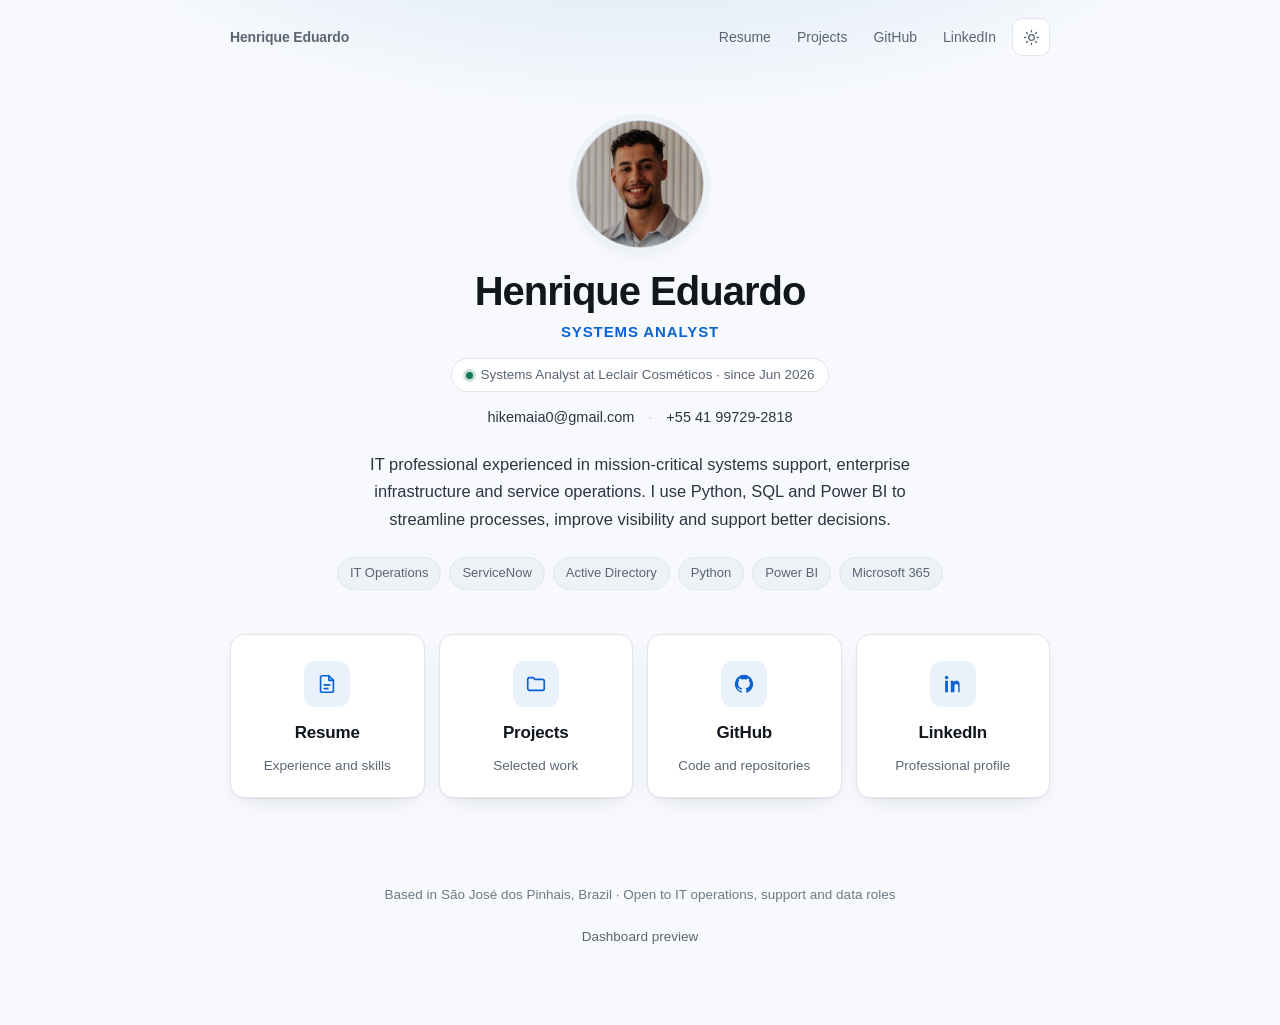
<file: index.html>
<!DOCTYPE html>
<html lang="en">
<head>
<meta charset="UTF-8">
<meta name="viewport" content="width=device-width, initial-scale=1">
<title>Henrique Eduardo — Systems Analyst | IT Operations, Support &amp; Data</title>

<link rel="icon" type="image/png" href="favicon.png">
<link rel="icon" type="image/x-icon" href="favicon.ico">
<link rel="apple-touch-icon" href="apple-touch-icon.png">

<meta name="description" content="Systems Analyst with experience in mission-critical IT support, enterprise infrastructure and service operations. Python, SQL and Power BI for automation, visibility and better decisions.">
<meta name="author" content="Henrique Eduardo da Maia Farias">
<link rel="canonical" href="https://henriquedu.github.io/resume/">

<!-- Open Graph / LinkedIn -->
<meta property="og:type" content="profile">
<meta property="og:site_name" content="Henrique Eduardo">
<meta property="og:title" content="Henrique Eduardo — Systems Analyst">
<meta property="og:description" content="IT operations, infrastructure and data. Python, SQL and Power BI for automation and better decisions.">
<meta property="og:url" content="https://henriquedu.github.io/resume/">
<meta property="og:image" content="https://henriquedu.github.io/resume/og-banner.png">
<meta property="og:image:width" content="1200">
<meta property="og:image:height" content="630">
<meta property="og:image:alt" content="Henrique Eduardo — Systems Analyst. IT Operations, ServiceNow, Python, SQL, Power BI.">
<meta property="og:locale" content="en_US">

<!-- Twitter / X -->
<meta name="twitter:card" content="summary_large_image">
<meta name="twitter:title" content="Henrique Eduardo — Systems Analyst">
<meta name="twitter:description" content="IT operations, infrastructure and data. Python, SQL and Power BI.">
<meta name="twitter:image" content="https://henriquedu.github.io/resume/og-banner.png">

<meta name="theme-color" content="#0d1117" media="(prefers-color-scheme: dark)">
<meta name="theme-color" content="#f7f9fc" media="(prefers-color-scheme: light)">

<link rel="stylesheet" href="site.css?v=4">
<script src="theme.js"></script>

<script type="application/ld+json">
{
  "@context": "https://schema.org",
  "@type": "Person",
  "name": "Henrique Eduardo da Maia Farias",
  "alternateName": "Henrique Eduardo",
  "jobTitle": "Systems Analyst",
  "url": "https://henriquedu.github.io/resume/",
  "image": "https://henriquedu.github.io/resume/og-banner.png",
  "email": "mailto:hikemaia0@gmail.com",
  "telephone": "+55-41-99729-2818",
  "address": {
    "@type": "PostalAddress",
    "addressLocality": "São José dos Pinhais",
    "addressRegion": "PR",
    "addressCountry": "BR"
  },
  "worksFor": { "@type": "Organization", "name": "Leclair Cosméticos" },
  "knowsAbout": ["IT Operations", "ServiceNow", "Active Directory", "Microsoft 365", "Azure", "Python", "SQL", "Power BI", "Zabbix", "Grafana", "ITIL", "LGPD"],
  "knowsLanguage": ["pt-BR", "en", "es"],
  "sameAs": [
    "https://github.com/Henriquedu",
    "https://www.linkedin.com/in/henriqueduardo04/"
  ]
}
</script>
</head>
<body>
<a class="skip" href="#main">Skip to content</a>

<div class="topbar">
  <a class="brand" href="./">Henrique Eduardo</a>
  <nav aria-label="Main">
    <a href="cv.html">Resume</a>
    <a href="projects.html">Projects</a>
    <a href="https://github.com/Henriquedu" target="_blank" rel="noopener noreferrer">GitHub</a>
    <a href="https://www.linkedin.com/in/henriqueduardo04/" target="_blank" rel="noopener noreferrer">LinkedIn</a>
    <button class="theme-toggle" type="button" data-theme-toggle aria-label="Switch color theme" title="Switch color theme">
      <svg class="i-moon" viewBox="0 0 24 24" fill="none" stroke="currentColor" stroke-width="1.8" stroke-linecap="round" stroke-linejoin="round" aria-hidden="true"><path d="M21 12.8A9 9 0 1 1 11.2 3a7 7 0 0 0 9.8 9.8z"/></svg>
      <svg class="i-sun" viewBox="0 0 24 24" fill="none" stroke="currentColor" stroke-width="1.8" stroke-linecap="round" stroke-linejoin="round" aria-hidden="true"><circle cx="12" cy="12" r="4"/><path d="M12 2v2M12 20v2M2 12h2M20 12h2M4.9 4.9l1.4 1.4M17.7 17.7l1.4 1.4M19.1 4.9l-1.4 1.4M6.3 17.7l-1.4 1.4"/></svg>
    </button>
  </nav>
</div>

<main id="main">
  <header class="hero">
    <img class="avatar" src="photo.jpg" alt="Portrait of Henrique Eduardo da Maia Farias" width="128" height="128">

    <h1>Henrique Eduardo</h1>
    <p class="role">Systems Analyst</p>

    <p class="now"><span class="dot" aria-hidden="true"></span>Systems Analyst at Leclair Cosméticos · since Jun 2026</p>

    <p class="contact">
      <a href="mailto:hikemaia0@gmail.com">hikemaia0@gmail.com</a>
      <span class="sep" aria-hidden="true">·</span>
      <a href="tel:+5541997292818">+55 41 99729-2818</a>
    </p>

    <p class="tagline">IT professional experienced in mission-critical systems support, enterprise infrastructure and service operations. I use Python, SQL and Power BI to streamline processes, improve visibility and support better decisions.</p>

    <ul class="tags">
      <li class="tag">IT Operations</li>
      <li class="tag">ServiceNow</li>
      <li class="tag">Active Directory</li>
      <li class="tag">Python</li>
      <li class="tag">Power BI</li>
      <li class="tag">Microsoft 365</li>
    </ul>
  </header>

  <nav class="buttons" aria-label="Sections">
    <a class="btn" href="cv.html">
      <span class="ico" aria-hidden="true"><svg viewBox="0 0 24 24" fill="none" stroke="currentColor" stroke-width="1.8" stroke-linecap="round" stroke-linejoin="round"><path d="M14 3H7a2 2 0 0 0-2 2v14a2 2 0 0 0 2 2h10a2 2 0 0 0 2-2V8z"/><path d="M14 3v5h5"/><path d="M9 13h6M9 17h4"/></svg></span>
      <strong>Resume</strong>
      <span class="sub">Experience and skills</span>
      <span class="arrow" aria-hidden="true">↗</span>
    </a>

    <a class="btn" href="projects.html">
      <span class="ico" aria-hidden="true"><svg viewBox="0 0 24 24" fill="none" stroke="currentColor" stroke-width="1.8" stroke-linecap="round" stroke-linejoin="round"><path d="M3 7a2 2 0 0 1 2-2h4l2 2h8a2 2 0 0 1 2 2v8a2 2 0 0 1-2 2H5a2 2 0 0 1-2-2z"/></svg></span>
      <strong>Projects</strong>
      <span class="sub">Selected work</span>
      <span class="arrow" aria-hidden="true">↗</span>
    </a>

    <a class="btn" href="https://github.com/Henriquedu" target="_blank" rel="noopener noreferrer">
      <span class="ico" aria-hidden="true"><svg viewBox="0 0 24 24" fill="currentColor"><path d="M12 2a10 10 0 0 0-3.16 19.49c.5.09.68-.22.68-.48v-1.7c-2.78.6-3.37-1.34-3.37-1.34-.45-1.16-1.11-1.47-1.11-1.47-.91-.62.07-.61.07-.61 1 .07 1.53 1.03 1.53 1.03.89 1.53 2.34 1.09 2.91.83.09-.65.35-1.09.63-1.34-2.22-.25-4.56-1.11-4.56-4.95 0-1.09.39-1.98 1.03-2.68-.1-.25-.45-1.27.1-2.65 0 0 .84-.27 2.75 1.02a9.5 9.5 0 0 1 5 0c1.91-1.29 2.75-1.02 2.75-1.02.55 1.38.2 2.4.1 2.65.64.7 1.03 1.59 1.03 2.68 0 3.85-2.34 4.7-4.57 4.94.36.31.68.92.68 1.85v2.74c0 .27.18.58.69.48A10 10 0 0 0 12 2z"/></svg></span>
      <strong>GitHub</strong>
      <span class="sub">Code and repositories</span>
      <span class="arrow" aria-hidden="true">↗</span>
    </a>

    <a class="btn" href="https://www.linkedin.com/in/henriqueduardo04/" target="_blank" rel="noopener noreferrer">
      <span class="ico" aria-hidden="true"><svg viewBox="0 0 24 24" fill="currentColor"><path d="M6.94 5a1.94 1.94 0 1 1-3.88 0 1.94 1.94 0 0 1 3.88 0zM3.4 8.4h3.1V21H3.4zM9.6 8.4h2.97v1.72h.04a3.26 3.26 0 0 1 2.93-1.61c3.13 0 3.71 2.06 3.71 4.74V21h-1.55v-5.83c0-1.39-.03-3.18-1.94-3.18-1.94 0-2.24 1.51-2.24 3.08V21H9.6z"/></svg></span>
      <strong>LinkedIn</strong>
      <span class="sub">Professional profile</span>
      <span class="arrow" aria-hidden="true">↗</span>
    </a>
  </nav>
</main>

<footer>
  <p>Based in São José dos Pinhais, Brazil · Open to IT operations, support and data roles</p>
  <p class="noprint"><a href="finance-demo.html">Dashboard preview</a></p>
</footer>
</body>
</html>
</file>
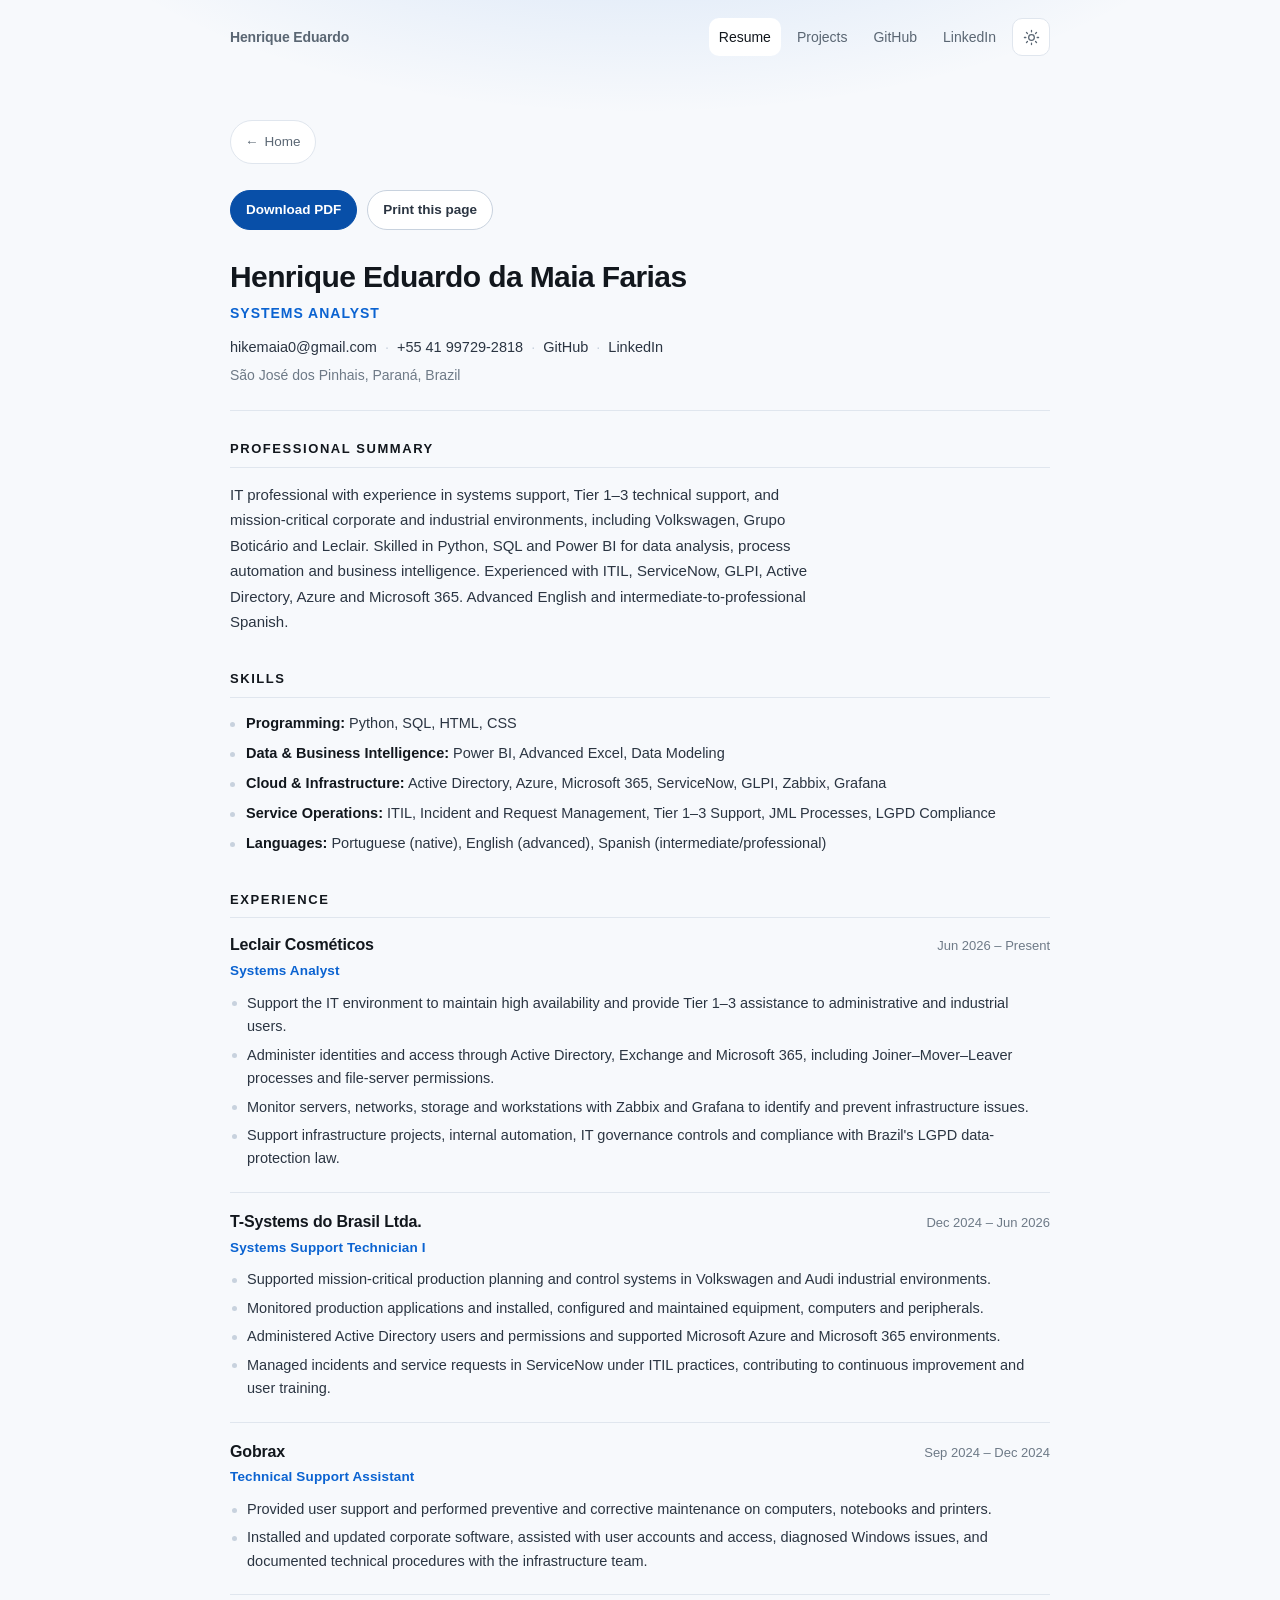
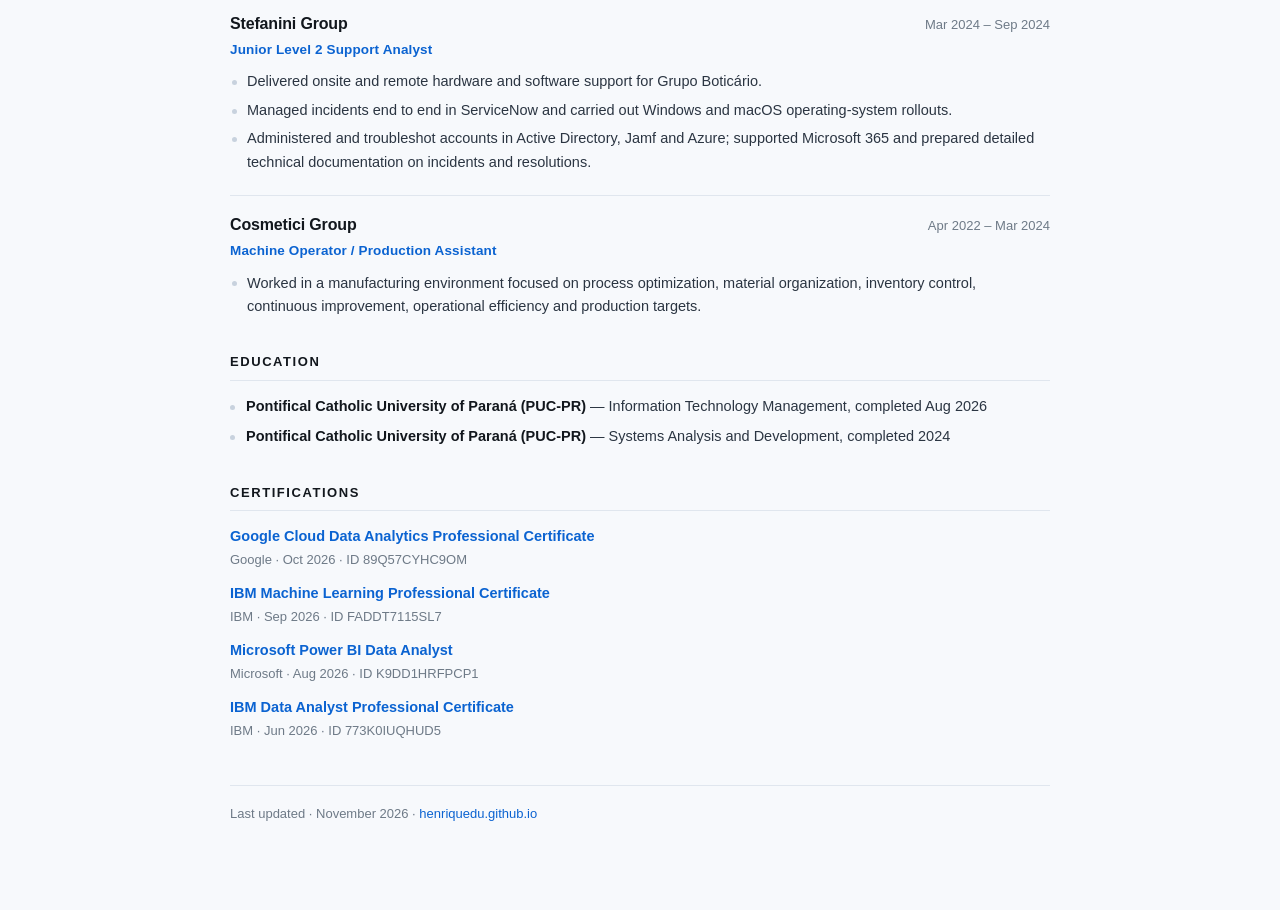
<file: cv.html>
<!DOCTYPE html>
<html lang="en">
<head>
<meta charset="UTF-8">
<meta name="viewport" content="width=device-width, initial-scale=1">
<title>Resume – Henrique Eduardo</title>

<link rel="icon" type="image/png" href="favicon.png">
<link rel="icon" type="image/x-icon" href="favicon.ico">
<link rel="apple-touch-icon" href="apple-touch-icon.png">

<meta name="description" content="Experience, skills, education and certifications of Henrique Eduardo da Maia Farias — Systems Analyst.">
<link rel="canonical" href="https://henriquedu.github.io/resume/cv.html">

<meta property="og:type" content="profile">
<meta property="og:title" content="Resume – Henrique Eduardo">
<meta property="og:description" content="Systems Analyst — IT operations, infrastructure, automation and data.">
<meta property="og:url" content="https://henriquedu.github.io/resume/cv.html">
<meta property="og:image" content="https://henriquedu.github.io/resume/og-banner.png">
<meta name="twitter:card" content="summary_large_image">

<meta name="theme-color" content="#0d1117" media="(prefers-color-scheme: dark)">
<meta name="theme-color" content="#f7f9fc" media="(prefers-color-scheme: light)">

<link rel="stylesheet" href="site.css?v=4">
<link rel="stylesheet" href="cv.css?v=4">
<script src="theme.js"></script>
</head>
<body class="cv">
<a class="skip" href="#main">Skip to content</a>

<div class="topbar">
  <a class="brand" href="./">Henrique Eduardo</a>
  <nav aria-label="Main">
    <a href="cv.html" aria-current="page">Resume</a>
    <a href="projects.html">Projects</a>
    <a href="https://github.com/Henriquedu" target="_blank" rel="noopener noreferrer">GitHub</a>
    <a href="https://www.linkedin.com/in/henriqueduardo04/" target="_blank" rel="noopener noreferrer">LinkedIn</a>
    <button class="theme-toggle" type="button" data-theme-toggle aria-label="Switch color theme" title="Switch color theme">
      <svg class="i-moon" viewBox="0 0 24 24" fill="none" stroke="currentColor" stroke-width="1.8" stroke-linecap="round" stroke-linejoin="round" aria-hidden="true"><path d="M21 12.8A9 9 0 1 1 11.2 3a7 7 0 0 0 9.8 9.8z"/></svg>
      <svg class="i-sun" viewBox="0 0 24 24" fill="none" stroke="currentColor" stroke-width="1.8" stroke-linecap="round" stroke-linejoin="round" aria-hidden="true"><circle cx="12" cy="12" r="4"/><path d="M12 2v2M12 20v2M2 12h2M20 12h2M4.9 4.9l1.4 1.4M17.7 17.7l1.4 1.4M19.1 4.9l-1.4 1.4M6.3 17.7l-1.4 1.4"/></svg>
    </button>
  </nav>
</div>

<main id="main">
  <a class="back" href="./"><span aria-hidden="true">←</span> Home</a>

  <div class="cv-bar noprint">
    <a class="link primary" href="Henrique_Eduardo_Resume.pdf" download>Download PDF</a>
    <button class="link" type="button" onclick="window.print()">Print this page</button>
  </div>

  <header class="cv-head">
    <h1>Henrique Eduardo da Maia Farias</h1>
    <p class="cv-role">Systems Analyst</p>
    <p class="cv-contact">
      <a href="mailto:hikemaia0@gmail.com">hikemaia0@gmail.com</a>
      <span aria-hidden="true">·</span>
      <a href="tel:+5541997292818">+55 41 99729-2818</a>
      <span aria-hidden="true">·</span>
      <a href="https://github.com/Henriquedu" target="_blank" rel="noopener noreferrer">GitHub</a>
      <span aria-hidden="true">·</span>
      <a href="https://www.linkedin.com/in/henriqueduardo04/" target="_blank" rel="noopener noreferrer">LinkedIn</a>
    </p>
    <p class="cv-loc">São José dos Pinhais, Paraná, Brazil</p>
  </header>

  <section>
    <h2>Professional Summary</h2>
    <p>IT professional with experience in systems support, Tier 1–3 technical support, and mission-critical corporate and industrial environments, including Volkswagen, Grupo Boticário and Leclair. Skilled in Python, SQL and Power BI for data analysis, process automation and business intelligence. Experienced with ITIL, ServiceNow, GLPI, Active Directory, Azure and Microsoft 365. Advanced English and intermediate-to-professional Spanish.</p>
  </section>

  <section>
    <h2>Skills</h2>
    <ul class="skills">
      <li><strong>Programming:</strong> Python, SQL, HTML, CSS</li>
      <li><strong>Data &amp; Business Intelligence:</strong> Power BI, Advanced Excel, Data Modeling</li>
      <li><strong>Cloud &amp; Infrastructure:</strong> Active Directory, Azure, Microsoft 365, ServiceNow, GLPI, Zabbix, Grafana</li>
      <li><strong>Service Operations:</strong> ITIL, Incident and Request Management, Tier 1–3 Support, JML Processes, LGPD Compliance</li>
      <li><strong>Languages:</strong> Portuguese (native), English (advanced), Spanish (intermediate/professional)</li>
    </ul>
  </section>

  <section>
    <h2>Experience</h2>

    <div class="job">
      <div class="job-header">
        <div><h3>Leclair Cosméticos</h3><h4>Systems Analyst</h4></div>
        <span class="date">Jun 2026 – Present</span>
      </div>
      <ul>
        <li>Support the IT environment to maintain high availability and provide Tier 1–3 assistance to administrative and industrial users.</li>
        <li>Administer identities and access through Active Directory, Exchange and Microsoft 365, including Joiner–Mover–Leaver processes and file-server permissions.</li>
        <li>Monitor servers, networks, storage and workstations with Zabbix and Grafana to identify and prevent infrastructure issues.</li>
        <li>Support infrastructure projects, internal automation, IT governance controls and compliance with Brazil's LGPD data-protection law.</li>
      </ul>
    </div>

    <div class="job">
      <div class="job-header">
        <div><h3>T-Systems do Brasil Ltda.</h3><h4>Systems Support Technician I</h4></div>
        <span class="date">Dec 2024 – Jun 2026</span>
      </div>
      <ul>
        <li>Supported mission-critical production planning and control systems in Volkswagen and Audi industrial environments.</li>
        <li>Monitored production applications and installed, configured and maintained equipment, computers and peripherals.</li>
        <li>Administered Active Directory users and permissions and supported Microsoft Azure and Microsoft 365 environments.</li>
        <li>Managed incidents and service requests in ServiceNow under ITIL practices, contributing to continuous improvement and user training.</li>
      </ul>
    </div>

    <div class="job">
      <div class="job-header">
        <div><h3>Gobrax</h3><h4>Technical Support Assistant</h4></div>
        <span class="date">Sep 2024 – Dec 2024</span>
      </div>
      <ul>
        <li>Provided user support and performed preventive and corrective maintenance on computers, notebooks and printers.</li>
        <li>Installed and updated corporate software, assisted with user accounts and access, diagnosed Windows issues, and documented technical procedures with the infrastructure team.</li>
      </ul>
    </div>

    <div class="job">
      <div class="job-header">
        <div><h3>Stefanini Group</h3><h4>Junior Level 2 Support Analyst</h4></div>
        <span class="date">Mar 2024 – Sep 2024</span>
      </div>
      <ul>
        <li>Delivered onsite and remote hardware and software support for Grupo Boticário.</li>
        <li>Managed incidents end to end in ServiceNow and carried out Windows and macOS operating-system rollouts.</li>
        <li>Administered and troubleshot accounts in Active Directory, Jamf and Azure; supported Microsoft 365 and prepared detailed technical documentation on incidents and resolutions.</li>
      </ul>
    </div>

    <div class="job">
      <div class="job-header">
        <div><h3>Cosmetici Group</h3><h4>Machine Operator / Production Assistant</h4></div>
        <span class="date">Apr 2022 – Mar 2024</span>
      </div>
      <ul>
        <li>Worked in a manufacturing environment focused on process optimization, material organization, inventory control, continuous improvement, operational efficiency and production targets.</li>
      </ul>
    </div>
  </section>

  <section>
    <h2>Education</h2>
    <ul class="skills">
      <li><strong>Pontifical Catholic University of Paraná (PUC-PR)</strong> — Information Technology Management, completed Aug 2026</li>
      <li><strong>Pontifical Catholic University of Paraná (PUC-PR)</strong> — Systems Analysis and Development, completed 2024</li>
    </ul>
  </section>

  <section>
    <h2>Certifications</h2>
    <ul class="skills certs">
      <li>
        <strong><a href="https://www.coursera.org/account/accomplishments/specialization/89Q57CYHC9OM?utm_product=prof" target="_blank" rel="noopener noreferrer">Google Cloud Data Analytics Professional Certificate</a></strong>
        <span class="meta">Google · Oct 2026 · ID 89Q57CYHC9OM</span>
      </li>
      <li>
        <strong><a href="https://www.coursera.org/account/accomplishments/professional-cert/FADDT7115SL7?utm_product=prof" target="_blank" rel="noopener noreferrer">IBM Machine Learning Professional Certificate</a></strong>
        <span class="meta">IBM · Sep 2026 · ID FADDT7115SL7</span>
      </li>
      <li>
        <strong><a href="https://www.coursera.org/account/accomplishments/professional-cert/K9DD1HRFPCP1?utm_product=prof" target="_blank" rel="noopener noreferrer">Microsoft Power BI Data Analyst</a></strong>
        <span class="meta">Microsoft · Aug 2026 · ID K9DD1HRFPCP1</span>
      </li>
      <li>
        <strong><a href="https://www.coursera.org/account/accomplishments/professional-cert/773K0IUQHUD5?utm_product=prof" target="_blank" rel="noopener noreferrer">IBM Data Analyst Professional Certificate</a></strong>
        <span class="meta">IBM · Jun 2026 · ID 773K0IUQHUD5</span>
      </li>
    </ul>
  </section>

  <p class="cv-foot noprint">Last updated · November 2026 · <a href="./">henriquedu.github.io</a></p>
</main>
</body>
</html>
</file>
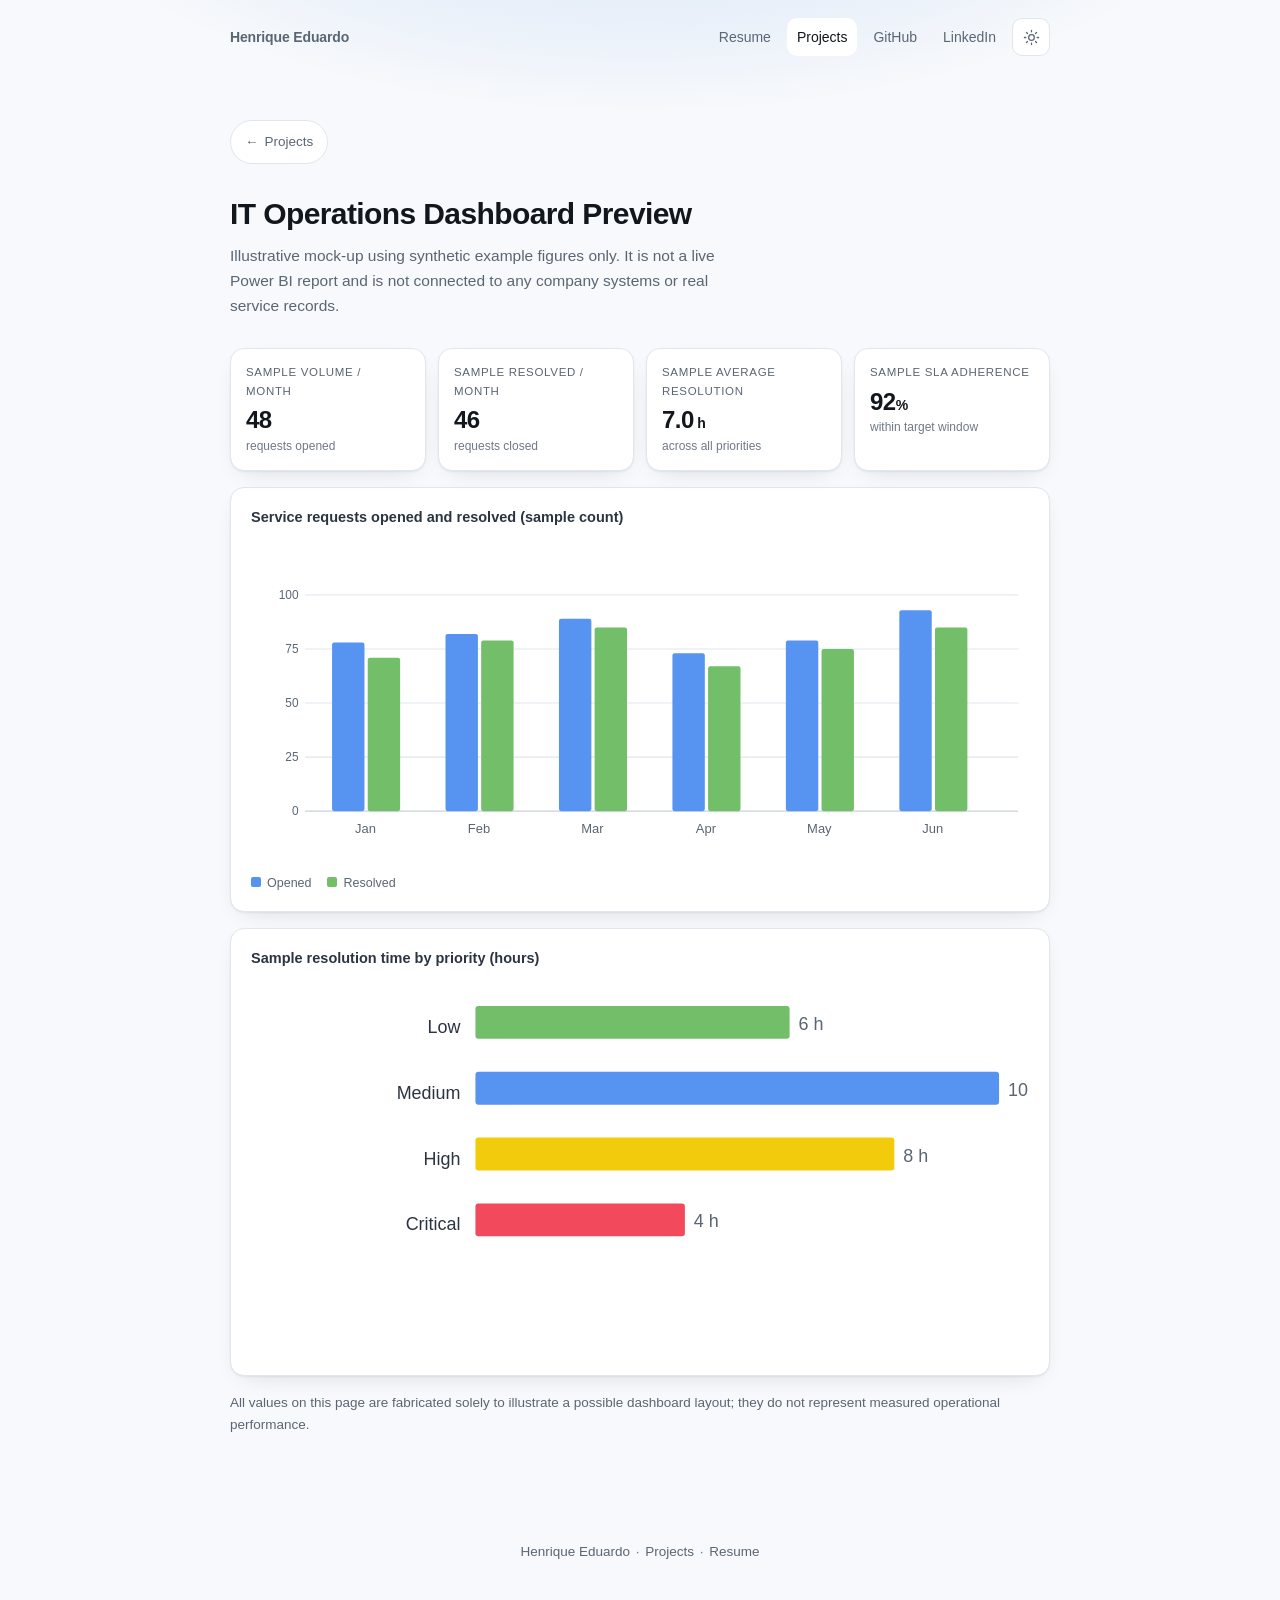
<file: finance-demo.html>
<!DOCTYPE html>
<html lang="en">
<head>
<meta charset="UTF-8">
<meta name="viewport" content="width=device-width, initial-scale=1">
<title>IT Operations Dashboard Preview – Henrique Eduardo</title>

<link rel="icon" type="image/png" href="favicon.png">
<link rel="icon" type="image/x-icon" href="favicon.ico">
<link rel="apple-touch-icon" href="apple-touch-icon.png">

<meta name="description" content="Illustrative IT service desk dashboard layout — volume opened vs. resolved and resolution time by priority, built with synthetic figures.">
<link rel="canonical" href="https://henriquedu.github.io/resume/finance-demo.html">

<meta name="theme-color" content="#0d1117" media="(prefers-color-scheme: dark)">
<meta name="theme-color" content="#f7f9fc" media="(prefers-color-scheme: light)">

<link rel="stylesheet" href="site.css?v=4">
<script src="theme.js"></script>
<style>
  /* chart-specific helpers that do not belong in the global sheet */
  .chart-wrap { overflow-x: auto; margin: 4px -4px 0; padding: 0 4px; }
  .chart-wrap svg { width: 100%; height: auto; min-width: 480px; display: block; }
  .kpis {
    display: grid;
    grid-template-columns: repeat(4, 1fr);
    gap: 12px;
    margin: 16px 0 4px;
  }
  .kpi {
    background: var(--card);
    border: 1px solid var(--line);
    border-radius: var(--radius);
    padding: 14px 15px;
    box-shadow: var(--shadow);
  }
  .kpi .k {
    font-size: 11.5px;
    letter-spacing: .06em;
    text-transform: uppercase;
    color: var(--muted);
    margin-bottom: 6px;
  }
  .kpi .v {
    font-size: 24px;
    font-weight: 700;
    letter-spacing: -.02em;
    font-variant-numeric: tabular-nums;
    line-height: 1.15;
  }
  .kpi .d { font-size: 12px; color: var(--faint); margin-top: 3px; }
  @media (max-width: 720px) { .kpis { grid-template-columns: repeat(2, 1fr); } }
  @media (max-width: 400px) { .kpis { grid-template-columns: 1fr; } }
</style>
</head>
<body>
<a class="skip" href="#main">Skip to content</a>

<div class="topbar">
  <a class="brand" href="./">Henrique Eduardo</a>
  <nav aria-label="Main">
    <a href="cv.html">Resume</a>
    <a href="projects.html" aria-current="page">Projects</a>
    <a href="https://github.com/Henriquedu" target="_blank" rel="noopener noreferrer">GitHub</a>
    <a href="https://www.linkedin.com/in/henriqueduardo04/" target="_blank" rel="noopener noreferrer">LinkedIn</a>
    <button class="theme-toggle" type="button" data-theme-toggle aria-label="Switch color theme" title="Switch color theme">
      <svg class="i-moon" viewBox="0 0 24 24" fill="none" stroke="currentColor" stroke-width="1.8" stroke-linecap="round" stroke-linejoin="round" aria-hidden="true"><path d="M21 12.8A9 9 0 1 1 11.2 3a7 7 0 0 0 9.8 9.8z"/></svg>
      <svg class="i-sun" viewBox="0 0 24 24" fill="none" stroke="currentColor" stroke-width="1.8" stroke-linecap="round" stroke-linejoin="round" aria-hidden="true"><circle cx="12" cy="12" r="4"/><path d="M12 2v2M12 20v2M2 12h2M20 12h2M4.9 4.9l1.4 1.4M17.7 17.7l1.4 1.4M19.1 4.9l-1.4 1.4M6.3 17.7l-1.4 1.4"/></svg>
    </button>
  </nav>
</div>

<main id="main">
  <a class="back" href="projects.html"><span aria-hidden="true">←</span> Projects</a>

  <h2 class="page-title">IT Operations Dashboard Preview</h2>
  <p class="lead">Illustrative mock-up using synthetic example figures only. It is not a live Power BI report and is not connected to any company systems or real service records.</p>

  <div class="kpis">
    <div class="kpi"><div class="k">Sample volume / month</div><div class="v">48</div><div class="d">requests opened</div></div>
    <div class="kpi"><div class="k">Sample resolved / month</div><div class="v">46</div><div class="d">requests closed</div></div>
    <div class="kpi"><div class="k">Sample average resolution</div><div class="v">7.0<span style="font-size:14px;font-weight:600"> h</span></div><div class="d">across all priorities</div></div>
    <div class="kpi"><div class="k">Sample SLA adherence</div><div class="v">92<span style="font-size:14px;font-weight:600">%</span></div><div class="d">within target window</div></div>
  </div>

  <div class="panel">
    <h3>Service requests opened and resolved (sample count)</h3>
    <div class="chart-wrap">
    <svg viewBox="0 0 720 300" role="img" aria-label="Sample bar chart comparing service requests opened and resolved over six months">
      <line x1="50" x2="710" y1="250" y2="250" stroke="var(--line-strong)"/><text x="44" y="254" fill="var(--muted)" font-size="11" text-anchor="end">0</text>
      <line x1="50" x2="710" y1="200" y2="200" stroke="var(--line)"/><text x="44" y="204" fill="var(--muted)" font-size="11" text-anchor="end">25</text>
      <line x1="50" x2="710" y1="150" y2="150" stroke="var(--line)"/><text x="44" y="154" fill="var(--muted)" font-size="11" text-anchor="end">50</text>
      <line x1="50" x2="710" y1="100" y2="100" stroke="var(--line)"/><text x="44" y="104" fill="var(--muted)" font-size="11" text-anchor="end">75</text>
      <line x1="50" x2="710" y1="50" y2="50" stroke="var(--line)"/><text x="44" y="54" fill="var(--muted)" font-size="11" text-anchor="end">100</text>
      <rect x="75" y="94" width="30" height="156" rx="2" fill="#5794f2"/><rect x="108" y="108" width="30" height="142" rx="2" fill="#73bf69"/><text x="106" y="270" fill="var(--muted)" font-size="12" text-anchor="middle">Jan</text>
      <rect x="180" y="86" width="30" height="164" rx="2" fill="#5794f2"/><rect x="213" y="92" width="30" height="158" rx="2" fill="#73bf69"/><text x="211" y="270" fill="var(--muted)" font-size="12" text-anchor="middle">Feb</text>
      <rect x="285" y="72" width="30" height="178" rx="2" fill="#5794f2"/><rect x="318" y="80" width="30" height="170" rx="2" fill="#73bf69"/><text x="316" y="270" fill="var(--muted)" font-size="12" text-anchor="middle">Mar</text>
      <rect x="390" y="104" width="30" height="146" rx="2" fill="#5794f2"/><rect x="423" y="116" width="30" height="134" rx="2" fill="#73bf69"/><text x="421" y="270" fill="var(--muted)" font-size="12" text-anchor="middle">Apr</text>
      <rect x="495" y="92" width="30" height="158" rx="2" fill="#5794f2"/><rect x="528" y="100" width="30" height="150" rx="2" fill="#73bf69"/><text x="526" y="270" fill="var(--muted)" font-size="12" text-anchor="middle">May</text>
      <rect x="600" y="64" width="30" height="186" rx="2" fill="#5794f2"/><rect x="633" y="80" width="30" height="170" rx="2" fill="#73bf69"/><text x="631" y="270" fill="var(--muted)" font-size="12" text-anchor="middle">Jun</text>
    </svg>
    </div>
    <div class="legend"><span><i style="background:#5794f2"></i>Opened</span><span><i style="background:#73bf69"></i>Resolved</span></div>
  </div>

  <div class="panel">
    <h3>Sample resolution time by priority (hours)</h3>
    <div class="chart-wrap">
    <svg viewBox="0 0 520 250" role="img" aria-label="Sample horizontal bar chart of average resolution time by priority">
      <text x="140" y="34" fill="var(--text-soft)" font-size="12" text-anchor="end">Low</text><rect x="150" y="16" width="210" height="22" rx="2" fill="#73bf69"/><text x="366" y="32" fill="var(--muted)" font-size="12">6 h</text>
      <text x="140" y="78" fill="var(--text-soft)" font-size="12" text-anchor="end">Medium</text><rect x="150" y="60" width="350" height="22" rx="2" fill="#5794f2"/><text x="506" y="76" fill="var(--muted)" font-size="12">10 h</text>
      <text x="140" y="122" fill="var(--text-soft)" font-size="12" text-anchor="end">High</text><rect x="150" y="104" width="280" height="22" rx="2" fill="#f2cc0c"/><text x="436" y="120" fill="var(--muted)" font-size="12">8 h</text>
      <text x="140" y="166" fill="var(--text-soft)" font-size="12" text-anchor="end">Critical</text><rect x="150" y="148" width="140" height="22" rx="2" fill="#f2495c"/><text x="296" y="164" fill="var(--muted)" font-size="12">4 h</text>
    </svg>
    </div>
  </div>

  <p class="note">All values on this page are fabricated solely to illustrate a possible dashboard layout; they do not represent measured operational performance.</p>
</main>

<footer>
  <p><a href="./">Henrique Eduardo</a> · <a href="projects.html">Projects</a> · <a href="cv.html">Resume</a></p>
</footer>
</body>
</html>
</file>
<file: site.css>
/* ===================================================================
   site.css — shared design system for henriquedu.github.io/resume
   Tokens, layout, hero, cards, project cards, repos grid, print.
   No frameworks, no external fonts, no build step.
   =================================================================== */

/* ---------- 1. Design tokens ---------- */
:root {
  color-scheme: dark;

  --bg:            #0d1117;
  --bg-soft:       #10161e;
  --card:          #161d26;
  --card-hover:    #1d2632;
  --text:          #e9eef4;
  --text-soft:     #c3cedb;
  --muted:         #94a3b4;
  --faint:         #7d8996;

  --accent:        #5aa2ff;
  --accent-strong: #2f7ff0;
  --accent-soft:   rgba(90, 162, 255, .12);
  --accent-glow:   rgba(90, 162, 255, .28);
  --accent2:       #6ee7b7;

  --line:          #232c38;
  --line-strong:   #33404f;
  --ring:          rgba(90, 162, 255, .55);

  --radius:        14px;
  --radius-sm:     10px;
  --radius-pill:   999px;

  --w:             860px;
  --ease:          cubic-bezier(.22, .61, .36, 1);

  --shadow:        0 1px 2px rgba(0, 0, 0, .3), 0 8px 24px -12px rgba(0, 0, 0, .6);
  --shadow-lift:   0 2px 4px rgba(0, 0, 0, .34), 0 18px 40px -18px rgba(0, 0, 0, .7);
}

/* Light theme: explicit toggle wins, otherwise follow the OS. */
[data-theme="light"] {
  color-scheme: light;

  --bg:            #f7f9fc;
  --bg-soft:       #eef2f7;
  --card:          #ffffff;
  --card-hover:    #f2f6fb;
  --text:          #12171d;
  --text-soft:     #2b3542;
  --muted:         #5a6673;
  --faint:         #6e7a87;

  --accent:        #0b63d1;
  --accent-strong: #084fa8;
  --accent-soft:   rgba(11, 99, 209, .09);
  --accent-glow:   rgba(11, 99, 209, .18);
  --accent2:       #0f7a55;

  --line:          #e0e6ee;
  --line-strong:   #c8d2de;
  --ring:          rgba(11, 99, 209, .45);

  --shadow:        0 1px 2px rgba(16, 28, 44, .06), 0 8px 24px -14px rgba(16, 28, 44, .22);
  --shadow-lift:   0 2px 6px rgba(16, 28, 44, .08), 0 18px 40px -20px rgba(16, 28, 44, .26);
}

@media (prefers-color-scheme: light) {
  :root:not([data-theme="dark"]) {
    color-scheme: light;

    --bg:            #f7f9fc;
    --bg-soft:       #eef2f7;
    --card:          #ffffff;
    --card-hover:    #f2f6fb;
    --text:          #12171d;
    --text-soft:     #2b3542;
    --muted:         #5a6673;
    --faint:         #6e7a87;

    --accent:        #0b63d1;
    --accent-strong: #084fa8;
    --accent-soft:   rgba(11, 99, 209, .09);
    --accent-glow:   rgba(11, 99, 209, .18);
    --accent2:       #0f7a55;

    --line:          #e0e6ee;
    --line-strong:   #c8d2de;
    --ring:          rgba(11, 99, 209, .45);

    --shadow:        0 1px 2px rgba(16, 28, 44, .06), 0 8px 24px -14px rgba(16, 28, 44, .22);
    --shadow-lift:   0 2px 6px rgba(16, 28, 44, .08), 0 18px 40px -20px rgba(16, 28, 44, .26);
  }
}

/* ---------- 2. Reset ---------- */
*, *::before, *::after { box-sizing: border-box; }

html { -webkit-text-size-adjust: 100%; scroll-behavior: smooth; }

body {
  margin: 0;
  overflow-x: hidden; /* safety net: never scroll sideways on mobile */
  background: var(--bg);
  background-image:
    radial-gradient(900px 420px at 50% -180px, var(--accent-glow), transparent 70%);
  background-repeat: no-repeat;
  color: var(--text);
  font-family: ui-sans-serif, -apple-system, BlinkMacSystemFont, "Segoe UI", Roboto,
               Helvetica, Arial, "Apple Color Emoji", sans-serif;
  font-size: 16px;
  line-height: 1.6;
  -webkit-font-smoothing: antialiased;
  -moz-osx-font-smoothing: grayscale;
  text-rendering: optimizeLegibility;
}

img { max-width: 100%; height: auto; display: block; }

a {
  color: var(--accent);
  text-decoration: none;
  transition: color .15s var(--ease), opacity .15s var(--ease);
}
a:hover { color: var(--accent-strong); text-decoration: underline; text-underline-offset: 2px; }

/* Visible keyboard focus everywhere — not just on form fields. */
:focus-visible {
  outline: 2px solid var(--ring);
  outline-offset: 3px;
  border-radius: 4px;
}

::selection { background: var(--accent-soft); color: var(--text); }

.skip {
  position: absolute;
  left: -9999px;
  top: 0;
  background: var(--card);
  color: var(--text);
  padding: 10px 16px;
  border-radius: var(--radius-sm);
  border: 1px solid var(--line-strong);
  z-index: 100;
}
.skip:focus { left: 12px; top: 12px; }

/* ---------- 3. Layout ---------- */
main {
  max-width: var(--w);
  margin: 0 auto;
  padding: 64px 20px 72px;
}

/* ---------- 4. Top bar ---------- */
.topbar {
  max-width: var(--w);
  margin: 0 auto;
  padding: 18px 20px 0;
  display: flex;
  align-items: center;
  justify-content: space-between;
  gap: 12px;
  font-size: 14px;
}
.topbar .brand {
  color: var(--muted);
  font-weight: 600;
  letter-spacing: -.01em;
  white-space: nowrap;
}
.topbar .brand:hover { color: var(--text); text-decoration: none; }
.topbar nav { display: flex; align-items: center; gap: 6px; }
.topbar nav a {
  color: var(--muted);
  padding: 8px 10px;
  border-radius: var(--radius-sm);
}
.topbar nav a:hover { color: var(--text); background: var(--card); text-decoration: none; }
.topbar nav a[aria-current="page"] { color: var(--text); background: var(--card); }

.theme-toggle {
  display: inline-flex;
  align-items: center;
  justify-content: center;
  width: 38px;
  height: 38px;
  padding: 0;
  border: 1px solid var(--line);
  border-radius: var(--radius-sm);
  background: var(--card);
  color: var(--muted);
  cursor: pointer;
  transition: color .15s var(--ease), background .15s var(--ease), border-color .15s var(--ease);
}
.theme-toggle:hover { color: var(--text); border-color: var(--line-strong); background: var(--card-hover); }
.theme-toggle svg { width: 17px; height: 17px; }
.theme-toggle .i-sun { display: none; }
[data-theme="light"] .theme-toggle .i-sun { display: block; }
[data-theme="light"] .theme-toggle .i-moon { display: none; }
@media (prefers-color-scheme: light) {
  :root:not([data-theme="dark"]) .theme-toggle .i-sun { display: block; }
  :root:not([data-theme="dark"]) .theme-toggle .i-moon { display: none; }
}

/* ---------- 5. Hero (home) ---------- */
.hero { text-align: center; margin-bottom: 44px; }

.avatar {
  width: 128px;
  height: 128px;
  border-radius: 50%;
  object-fit: cover;
  object-position: center 22%;
  margin: 0 auto 20px;
  border: 1px solid var(--line-strong);
  box-shadow: 0 0 0 6px var(--bg-soft), var(--shadow);
  background: var(--bg-soft);
}

h1 {
  margin: 0 0 6px;
  font-size: clamp(30px, 5vw, 40px);
  line-height: 1.15;
  font-weight: 700;
  letter-spacing: -.025em;
}

.role {
  margin: 0 0 14px;
  color: var(--accent);
  font-size: 15px;
  font-weight: 600;
  letter-spacing: .06em;
  text-transform: uppercase;
}

.now {
  display: inline-flex;
  align-items: center;
  flex-wrap: wrap;
  justify-content: center;
  gap: 2px 8px;
  max-width: 100%;
  margin: 0 auto 14px;
  padding: 5px 14px;
  border: 1px solid var(--line);
  border-radius: var(--radius-pill);
  background: var(--card);
  color: var(--muted);
  font-size: 13.5px;
  text-align: center;
}
.now .dot {
  width: 7px;
  height: 7px;
  border-radius: 50%;
  background: var(--accent2);
  box-shadow: 0 0 0 3px color-mix(in srgb, var(--accent2) 22%, transparent);
  flex: 0 0 auto;
}

.contact {
  display: flex;
  flex-wrap: wrap;
  align-items: center;
  justify-content: center;
  gap: 6px 14px;
  margin: 0 0 22px;
  color: var(--faint);
  font-size: 14.5px;
}
.contact a { color: var(--text-soft); }
.contact a:hover { color: var(--accent); }
.contact .sep { color: var(--line-strong); }

.tagline {
  max-width: 560px;
  margin: 0 auto;
  color: var(--text-soft);
  font-size: 16.5px;
  line-height: 1.65;
}

.tags {
  display: flex;
  flex-wrap: wrap;
  gap: 8px;
  justify-content: center;
  margin: 24px 0 0;
  padding: 0;
  list-style: none;
}
.tag {
  font-size: 13px;
  padding: 5px 12px;
  border-radius: var(--radius-pill);
  border: 1px solid var(--line);
  background: var(--bg-soft);
  color: var(--muted);
  white-space: nowrap;
  transition: color .15s var(--ease), border-color .15s var(--ease), background .15s var(--ease);
}
.tag:hover { color: var(--text); border-color: var(--line-strong); background: var(--card); }

/* ---------- 6. Home navigation cards ---------- */
.buttons {
  display: grid;
  grid-template-columns: repeat(4, 1fr);
  gap: 14px;
}

.btn {
  position: relative;
  display: flex;
  flex-direction: column;
  align-items: center;
  text-align: center;
  gap: 10px;
  padding: 26px 16px 22px;
  background: var(--card);
  border: 1px solid var(--line);
  border-radius: var(--radius);
  color: var(--text);
  box-shadow: var(--shadow);
  transition: transform .18s var(--ease), background .18s var(--ease),
              border-color .18s var(--ease), box-shadow .18s var(--ease);
}
.btn:hover,
.btn:focus-visible {
  background: var(--card-hover);
  border-color: var(--line-strong);
  box-shadow: var(--shadow-lift);
  transform: translateY(-3px);
  text-decoration: none;
}

.btn .ico {
  display: inline-flex;
  align-items: center;
  justify-content: center;
  width: 46px;
  height: 46px;
  margin-bottom: 2px;
  border-radius: 12px;
  background: var(--accent-soft);
  color: var(--accent);
}
.btn .ico svg { width: 22px; height: 22px; }

.btn strong {
  display: block;
  font-size: 17px;
  font-weight: 650;
  letter-spacing: -.01em;
}
.btn span.sub {
  color: var(--muted);
  font-size: 13.5px;
  line-height: 1.45;
}

.btn .arrow {
  position: absolute;
  top: 18px;
  right: 15px;
  color: var(--faint);
  font-size: 15px;
  opacity: 0;
  transition: transform .18s var(--ease), color .18s var(--ease), opacity .18s var(--ease);
}
.btn:hover .arrow,
.btn:focus-visible .arrow { transform: none; color: var(--accent); opacity: 1; }

/* ---------- 6b. CTA button (usado na 404) ---------- */
.cta {
  display: inline-flex;
  align-items: center;
  justify-content: center;
  gap: 8px;
  min-height: 46px;
  padding: 12px 24px;
  border-radius: var(--radius-pill);
  background: var(--accent-strong);
  border: 1px solid var(--accent-strong);
  color: #fff;
  font-size: 15px;
  font-weight: 600;
  transition: background .15s var(--ease), border-color .15s var(--ease), transform .15s var(--ease);
}
.cta:hover { background: var(--accent); border-color: var(--accent); color: #fff; text-decoration: none; transform: translateY(-1px); }
.cta.ghost { background: var(--card); border-color: var(--line-strong); color: var(--text-soft); }
.cta.ghost:hover { background: var(--card-hover); border-color: var(--accent); color: var(--text); }

/* ---------- 7. Footer ---------- */
footer {
  max-width: var(--w);
  margin: 0 auto;
  padding: 0 20px 56px;
  text-align: center;
  color: var(--faint);
  font-size: 13.5px;
  line-height: 1.7;
}
footer a { color: var(--muted); display: inline-block; padding: 6px 2px; }
footer a:hover { color: var(--accent); }

/* ---------- 8. Inner pages ---------- */
.back {
  display: inline-flex;
  align-items: center;
  gap: 6px;
  margin-bottom: 26px;
  padding: 10px 14px;
  border: 1px solid var(--line);
  border-radius: var(--radius-pill);
  background: var(--card);
  color: var(--muted);
  font-size: 13.5px;
}
.back:hover { color: var(--text); border-color: var(--line-strong); text-decoration: none; }

h2.page-title {
  margin: 0 0 6px;
  font-size: clamp(24px, 4vw, 30px);
  font-weight: 700;
  letter-spacing: -.02em;
}
.lead {
  margin: 0 0 30px;
  color: var(--muted);
  font-size: 15.5px;
  max-width: 60ch;
}

/* ---------- 9. Project cards ---------- */
.proj {
  background: var(--card);
  border: 1px solid var(--line);
  border-radius: var(--radius);
  padding: 22px;
  margin-bottom: 16px;
  box-shadow: var(--shadow);
  transition: border-color .18s var(--ease), transform .18s var(--ease), box-shadow .18s var(--ease);
}
.proj:hover { border-color: var(--line-strong); box-shadow: var(--shadow-lift); transform: translateY(-2px); }

.proj-head {
  display: flex;
  align-items: baseline;
  flex-wrap: wrap;
  gap: 6px 10px;
  margin-bottom: 6px;
}
.proj h3 {
  margin: 0;
  font-size: 18px;
  font-weight: 650;
  letter-spacing: -.01em;
}
.proj h3 a { color: var(--text); }
.proj h3 a:hover { color: var(--accent); text-decoration: none; }

.proj .shot {
  width: 100%;
  height: auto;
  border-radius: var(--radius-sm);
  border: 1px solid var(--line);
  margin: 6px 0 12px;
}

.stack {
  display: flex;
  flex-wrap: wrap;
  gap: 6px;
  margin: 0 0 12px;
  color: var(--muted);
  font-size: 12.5px;
}
.stack .chip {
  padding: 2px 8px;
  border-radius: var(--radius-pill);
  border: 1px solid var(--line);
  background: var(--bg-soft);
}

.proj p { margin: 8px 0; color: var(--text-soft); font-size: 15px; }

.proj .actions {
  display: flex;
  flex-wrap: wrap;
  gap: 10px;
  margin-top: 16px;
}
.proj a.link {
  display: inline-flex;
  align-items: center;
  gap: 6px;
  min-height: 40px;
  padding: 8px 15px;
  border: 1px solid var(--line-strong);
  border-radius: var(--radius-pill);
  color: var(--text-soft);
  font-size: 13.5px;
  font-weight: 600;
  transition: color .15s var(--ease), background .15s var(--ease), border-color .15s var(--ease);
}
.proj a.link:hover {
  color: var(--text);
  background: var(--accent-soft);
  border-color: var(--accent);
  text-decoration: none;
}
.proj a.link.primary {
  background: var(--accent-strong);
  border-color: var(--accent-strong);
  color: #fff;
}
.proj a.link.primary:hover { background: var(--accent); border-color: var(--accent); color: #fff; }
.proj a.link .ico { width: 14px; height: 14px; flex: 0 0 auto; }
.proj a.link + a.link { margin-left: 0; }

.badge {
  font-size: 11px;
  padding: 2px 8px;
  border-radius: var(--radius-pill);
  background: var(--accent2);
  color: #04140d;
  font-weight: 700;
  letter-spacing: .02em;
  vertical-align: middle;
}
.badge.soon {
  background: transparent;
  border: 1px dashed var(--line-strong);
  color: var(--muted);
  font-weight: 600;
}

/* ---------- 10. Generic content blocks (dashboard page) ---------- */
.panel {
  background: var(--card);
  border: 1px solid var(--line);
  border-radius: var(--radius);
  padding: 18px 20px;
  margin: 16px 0;
  box-shadow: var(--shadow);
}
.panel h3 { margin: 0 0 12px; font-size: 14.5px; font-weight: 600; color: var(--text-soft); }
.note { font-size: 13.5px; color: var(--muted); line-height: 1.65; }
.legend { font-size: 12.5px; color: var(--muted); display: flex; gap: 16px; flex-wrap: wrap; margin-top: 8px; }
.legend i { display: inline-block; width: 10px; height: 10px; border-radius: 2px; margin-right: 6px; }

/* ---------- 11. Responsive ---------- */
@media (max-width: 780px) {
  main { padding: 44px 18px 56px; }
  .topbar { padding: 14px 18px 0; }
  .buttons { grid-template-columns: repeat(2, 1fr); gap: 12px; }
}

/* Phone: brand + theme toggle share the first row, links wrap below.
   With only four short links, a visible wrapping nav beats a
   hamburger menu — nothing is hidden and no extra tap is needed. */
@media (max-width: 640px) {
  .topbar {
    flex-wrap: wrap;
    row-gap: 4px;
    padding-top: 14px;
  }
  .topbar .brand { order: 1; }
  .topbar .theme-toggle { order: 2; margin-left: auto; }
  .topbar nav {
    order: 3;
    width: 100%;
    flex-wrap: wrap;
    justify-content: center;
    row-gap: 2px;
  }
  .topbar nav a { padding: 12px 14px; }   /* >=44px tap target */
  .theme-toggle { width: 44px; height: 44px; }
}

@media (max-width: 430px) {
  body { font-size: 15.5px; }
  .avatar { width: 104px; height: 104px; }
  .btn { padding: 15px 13px 13px; }
  .btn strong { font-size: 15.5px; }
  .btn span.sub { font-size: 12.5px; }
  .btn .arrow { display: none; }
  .contact { font-size: 13.5px; }
  .now { font-size: 12.5px; padding: 5px 12px; }
  .proj { padding: 18px 16px; }
}

/* ---------- 12. Motion & print ---------- */
@media (prefers-reduced-motion: reduce) {
  html { scroll-behavior: auto; }
  *, *::before, *::after {
    animation-duration: .001ms !important;
    transition-duration: .001ms !important;
  }
  .btn:hover, .proj:hover { transform: none; }
}

@media print {
  body { background: #fff; color: #000; }
  .topbar, .theme-toggle, .skip, footer .noprint, .back { display: none !important; }
  main { max-width: none; padding: 0; }
  a { color: #000; text-decoration: none; }
  .proj, .panel, .repo { box-shadow: none; border: 1px solid #ccc; break-inside: avoid; }
}
</file>
<file: cv.css>
/* ===================================================================
   cv.css — resume page only. Layered on top of site.css tokens.
   Screen: comfortable document. Print: clean ATS-friendly A4.
   =================================================================== */

/* ---------- action bar ---------- */
.cv-bar {
  display: flex;
  flex-wrap: wrap;
  gap: 10px;
  margin: 0 0 30px;
}

.cv-bar .link {
  display: inline-flex;
  align-items: center;
  gap: 6px;
  padding: 8px 15px;
  border: 1px solid var(--line-strong);
  border-radius: var(--radius-pill);
  background: var(--card);
  color: var(--text-soft);
  font-size: 13.5px;
  font-weight: 600;
  font-family: inherit;
  cursor: pointer;
  transition: color .15s var(--ease), background .15s var(--ease), border-color .15s var(--ease);
}
.cv-bar .link:hover {
  color: var(--text);
  background: var(--accent-soft);
  border-color: var(--accent);
  text-decoration: none;
}
.cv-bar .link.primary {
  background: var(--accent-strong);
  border-color: var(--accent-strong);
  color: #fff;
}
.cv-bar .link.primary:hover { background: var(--accent); border-color: var(--accent); color: #fff; }

/* ---------- head ---------- */
.cv-head {
  padding-bottom: 24px;
  margin-bottom: 8px;
  border-bottom: 1px solid var(--line);
}

.cv-head h1 {
  margin: 0 0 8px;
  font-size: clamp(24px, 3.6vw, 30px);
  letter-spacing: -.02em;
}

.cv-role {
  margin: 0 0 12px;
  color: var(--accent);
  font-size: 14px;
  font-weight: 600;
  letter-spacing: .07em;
  text-transform: uppercase;
}

.cv-contact {
  display: flex;
  flex-wrap: wrap;
  align-items: center;
  gap: 4px 8px;
  margin: 0 0 4px;
  color: var(--muted);
  font-size: 14.5px;
}
.cv-contact a { color: var(--text-soft); }
.cv-contact a:hover { color: var(--accent); }
.cv-contact span { color: var(--line-strong); }

.cv-loc { margin: 0; color: var(--faint); font-size: 14px; }

/* ---------- sections ---------- */
.cv section { margin-top: 34px; }
.cv section:first-of-type { margin-top: 28px; }

.cv h2 {
  margin: 0 0 14px;
  padding-bottom: 7px;
  border-bottom: 1px solid var(--line);
  font-size: 13px;
  font-weight: 700;
  letter-spacing: .12em;
  text-transform: uppercase;
  color: var(--text);
}

.cv section > p {
  margin: 0;
  color: var(--text-soft);
  font-size: 15px;
  line-height: 1.7;
  max-width: 72ch;
}

/* ---------- lists ---------- */
.cv ul {
  margin: 0;
  padding: 0;
  list-style: none;
}

.cv ul.skills > li {
  position: relative;
  padding-left: 16px;
  margin-bottom: 7px;
  color: var(--text-soft);
  font-size: 14.5px;
  line-height: 1.6;
}
.cv ul.skills > li::before {
  content: "";
  position: absolute;
  left: 0;
  top: .68em;
  width: 5px;
  height: 5px;
  border-radius: 50%;
  background: var(--line-strong);
}
.cv ul.skills > li strong { color: var(--text); font-weight: 600; }

/* job bullets get a slightly softer marker */
.cv .job ul li {
  position: relative;
  padding-left: 17px;
  margin-bottom: 5px;
  color: var(--text-soft);
  font-size: 14.5px;
  line-height: 1.62;
}
.cv .job ul li::before {
  content: "";
  position: absolute;
  left: 2px;
  top: .68em;
  width: 5px;
  height: 5px;
  border-radius: 50%;
  background: var(--line-strong);
}

/* ---------- jobs ---------- */
.cv .job {
  padding: 16px 0;
  border-bottom: 1px solid var(--line);
}
.cv .job:first-of-type { padding-top: 0; }
.cv .job:last-of-type { border-bottom: 0; padding-bottom: 0; }

.cv .job-header {
  display: flex;
  align-items: baseline;
  justify-content: space-between;
  flex-wrap: wrap;
  gap: 2px 16px;
  margin-bottom: 10px;
}
.cv .job-header h3 {
  margin: 0;
  font-size: 16px;
  font-weight: 650;
  letter-spacing: -.01em;
  color: var(--text);
}
.cv .job-header h4 {
  margin: 2px 0 0;
  color: var(--accent);
  font-size: 13.5px;
  font-weight: 600;
  letter-spacing: .01em;
}
.cv .date {
  color: var(--faint);
  font-size: 13px;
  white-space: nowrap;
  font-variant-numeric: tabular-nums;
}

/* ---------- certifications ---------- */
.cv .certs > li {
  padding-left: 0 !important;
  margin-bottom: 12px !important;
}
.cv .certs > li::before { display: none !important; }
.cv .certs strong { display: block; }
.cv .certs .meta {
  display: block;
  margin-top: 1px;
  color: var(--faint);
  font-size: 13px;
  font-variant-numeric: tabular-nums;
}

.cv-foot {
  margin-top: 44px;
  padding-top: 18px;
  border-top: 1px solid var(--line);
  color: var(--faint);
  font-size: 13px;
}

/* ---------- responsive ---------- */
@media (max-width: 620px) {
  .cv .job-header { flex-direction: column; gap: 2px; }
  .cv .date { margin-top: 2px; }
  .cv section { margin-top: 28px; }
  .cv-role { font-size: 13px; }
  .cv-contact { font-size: 13.5px; }
  .cv section > p,
  .cv .job ul li,
  .cv ul.skills > li { font-size: 14px; }
}

/* ---------- print: clean A4, ATS-friendly ---------- */
@media print {
  @page { size: A4; margin: 14mm 15mm; }

  html, body { background: #fff !important; }
  body.cv {
    font-family: "Helvetica Neue", Helvetica, Arial, sans-serif;
    font-size: 10pt;
    line-height: 1.42;
    color: #000;
  }

  .noprint, .topbar, .skip, .back { display: none !important; }

  .cv main { max-width: none; padding: 0; margin: 0; }

  .cv-head {
    padding-bottom: 10pt;
    margin-bottom: 2pt;
    border-bottom: 1pt solid #000;
  }
  .cv-head h1 { font-size: 18pt; margin: 0 0 3pt; }
  .cv-role { color: #000; font-size: 10pt; letter-spacing: .06em; margin-bottom: 6pt; }
  .cv-contact, .cv-loc { font-size: 9pt; color: #000; gap: 2pt 6pt; }
  .cv-contact a, .cv-contact span, .cv-loc { color: #000 !important; }

  .cv section { margin-top: 11pt; break-inside: auto; }
  .cv section:first-of-type { margin-top: 8pt; }

  .cv h2 {
    font-size: 9.5pt;
    letter-spacing: .1em;
    margin: 0 0 5pt;
    padding-bottom: 2pt;
    border-bottom: .6pt solid #999;
    color: #000;
  }

  .cv section > p { font-size: 9.5pt; line-height: 1.42; max-width: none; }

  .cv .job { padding: 7pt 0; border-bottom: .4pt solid #ddd; break-inside: avoid; }
  .cv .job-header { margin-bottom: 3pt; }
  .cv .job-header h3 { font-size: 10pt; }
  .cv .job-header h4 { font-size: 9.5pt; color: #000; font-style: italic; }
  .cv .date { font-size: 9pt; color: #333; }

  .cv .job ul li,
  .cv ul.skills > li { font-size: 9.5pt; line-height: 1.4; color: #000; }

  .cv .job ul li { margin-bottom: 2pt; }
  .cv ul.skills > li { margin-bottom: 2pt; }
  .cv ul.skills > li strong { color: #000; }

  .cv .job ul li::before,
  .cv ul.skills > li::before {
    background: #000;
    width: 3pt; height: 3pt;
    top: .58em;
  }

  .cv .certs > li { margin-bottom: 4pt !important; }
  .cv .certs .meta { font-size: 8.5pt; color: #333; }

  .cv a { color: #000 !important; text-decoration: none; }

  /* keep two-column-friendly break behaviour */
  .cv section, .cv .job { break-inside: avoid-page; }
  .cv h2 { break-after: avoid; }
}
</file>
